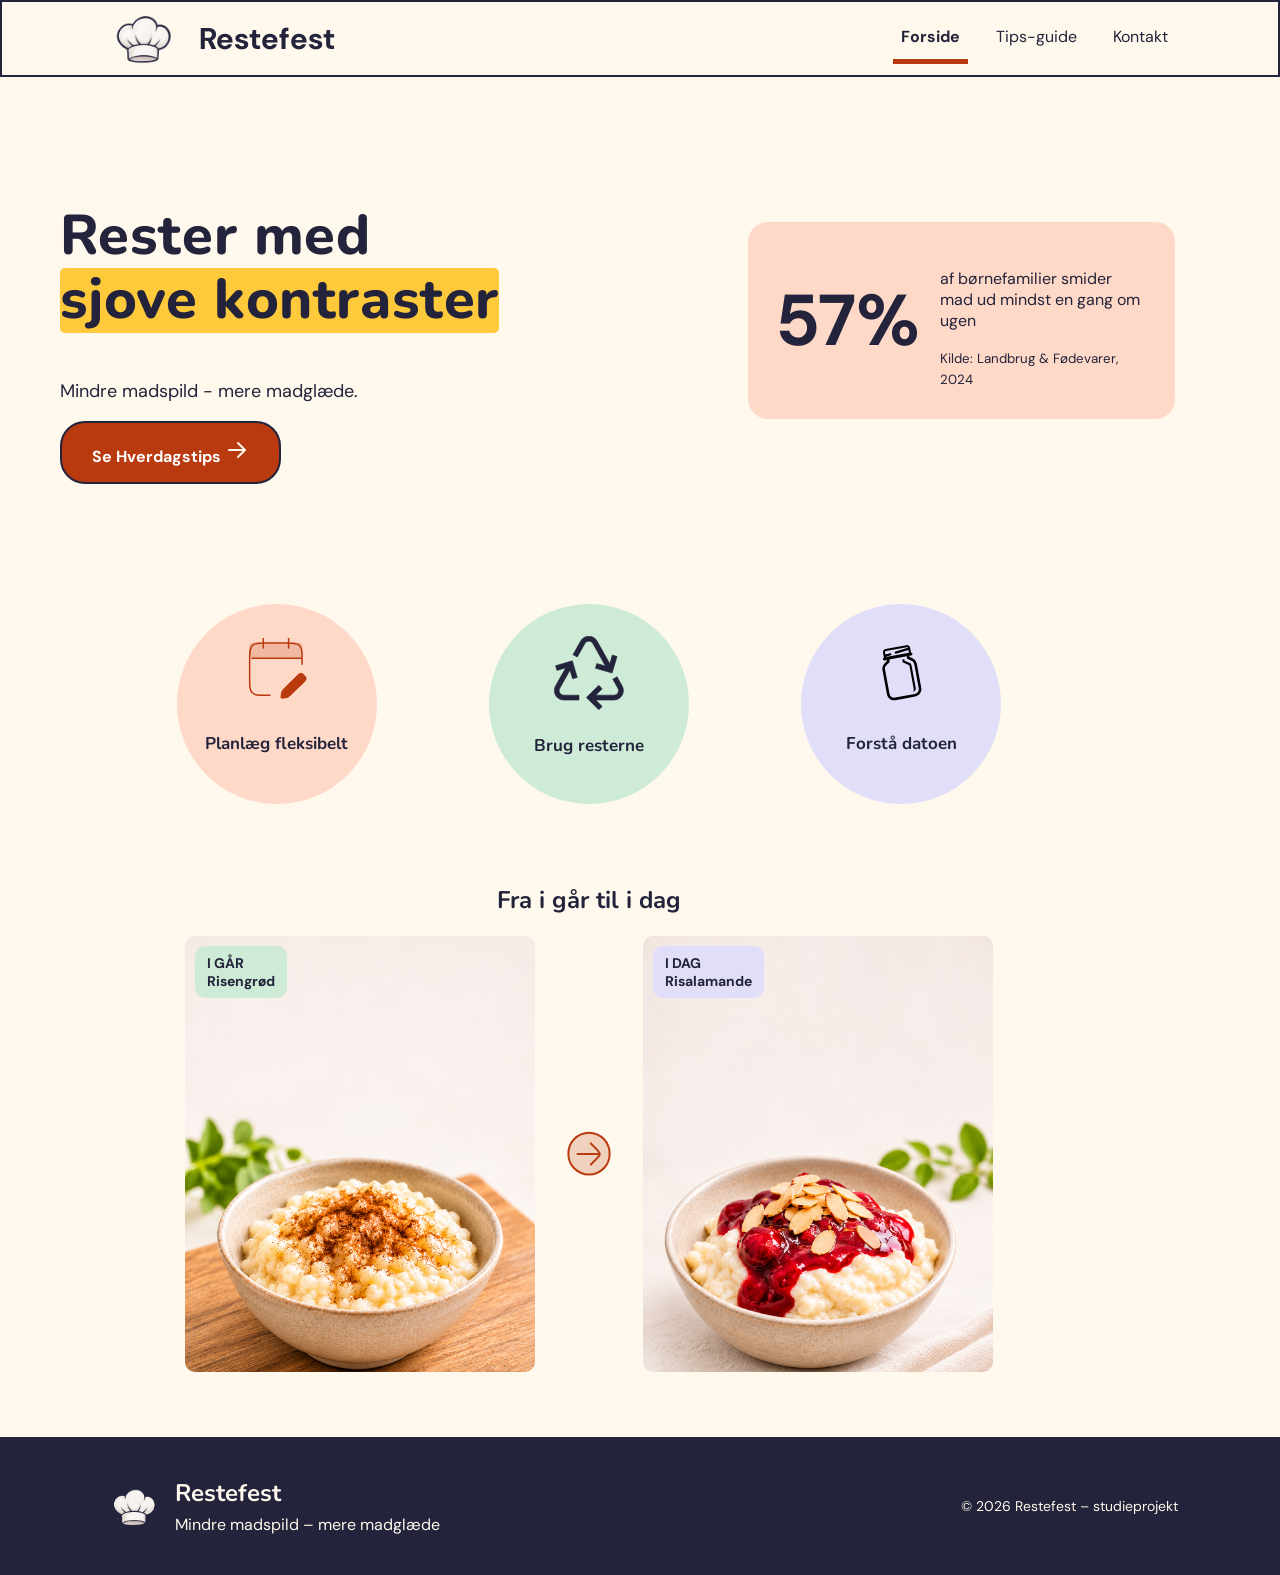
<file: index.html>
<!DOCTYPE html>
<html lang="da">

<head>
    <meta charset="UTF-8">
    <meta name="viewport" content="width=device-width, initial-scale=1.0">
    <title>Forside | Restefest</title>

    <link rel="preconnect" href="https://fonts.googleapis.com">
    <link rel="preconnect" href="https://fonts.gstatic.com">
    <link rel="stylesheet"
        href="https://fonts.googleapis.com/css2?family=DM+Sans:wght@400;500;700&family=Nunito:wght@400;700;800&display=swap"
        rel="stylesheet">

    <link rel="stylesheet" href="css/forside.css">


</head>

<body>
    <a href="#hovedindhold" class="skip-link">Gå til indholdet</a>
    <header>
        <p class="logo">
            <a href="index.html">
                <img src="images/logo.png" alt="">
                Restefest
            </a>
        </p>
        <nav>
            <a href="index.html" class="aktiv" aria-current="page">Forside</a>
            <a href="tips.html">Tips-guide</a>
            <a href="kontakt.html">Kontakt</a>
        </nav>
        <details class="mobilmenu">
            <summary>
                <span class="menuikon" aria-hidden="true">☰</span>
                Menu
            </summary>
            <div class="mobilmenu-links">
                <a href="index.html" aria-current="page">Forside</a>
                <a href="tips.html">Tips-guide</a>
                <a href="kontakt.html">Kontakt</a>
            </div>
        </details>
    </header>

    <main id="hovedindhold" class="forside-main">
        <div class="hero">
            <section class="section1">
                <h1 class="forsideoverskrift">
                    Rester med<br>
                    <span class="highlight">sjove kontraster</span>
                </h1>
                <p class="forsidetekst">Mindre madspild - mere madglæde.</p>
                <a class="hero_button" href="tips.html">
                    Se Hverdagstips
                    <img src="images/akar-icons_arrow-right.svg" alt="" aria-hidden="true">
                </a>
            </section>
        </div>


        <section class="hverdagstips">
            <div class="tips-container">

                <div class="tip planlaeg">
                    <img src="images/planlaeg.svg.svg" alt="">
                    <h2>Planlæg fleksibelt</h2>
                </div>

                <div class="tip rester">
                    <img src="images/rester.svg.svg" alt="">
                    <h2>Brug resterne</h2>
                </div>

                <div class="tip dato">
                    <img src="images/dato.svg.svg" alt="">
                    <h2>Forstå datoen</h2>
                </div>


            </div>
        </section>
        <section class="fra-igaar">
            <h2>Fra i går til i dag</h2>

            <div class="mad-container">
                <div class="mad-kort">
                    <span class="mad-label igaar">I GÅR<br>Risengrød</span>
                    <img src="images/risengroed.png" alt="En portion risengrød">
                </div>

                <div class="mad-pil" aria-hidden="true">
                    <img src="images/pilring.svg" alt="">
                </div>

                <div class="mad-kort">
                    <span class="mad-label idag">I DAG<br>Risalamande</span>
                    <img src="images/risalamande.png" alt="En portion risalamande">
                </div>
            </div>
        </section>

        <div class="statistisk">
            <div class="statistisk-indhold">
                <p class="statistisk-tal">57%</p>
                <div class="statistisk-tekst">
                    <p>af børnefamilier smider mad ud mindst en gang om ugen</p>
                    <small>Kilde: Landbrug & Fødevarer, 2024</small>
                </div>
            </div>
        </div>

    </main>
    <footer>
        <div class="footer-indhold">
            <div class="footer-brand">
                <img src="images/logo.png" alt="">
                <div>
                    <h2>Restefest</h2>
                    <p>Mindre madspild – mere madglæde</p>
                </div>
            </div>
            <p class="copyright">© 2026 Restefest – studieprojekt</p>
        </div>
    </footer>
</body>

</html>
</file>
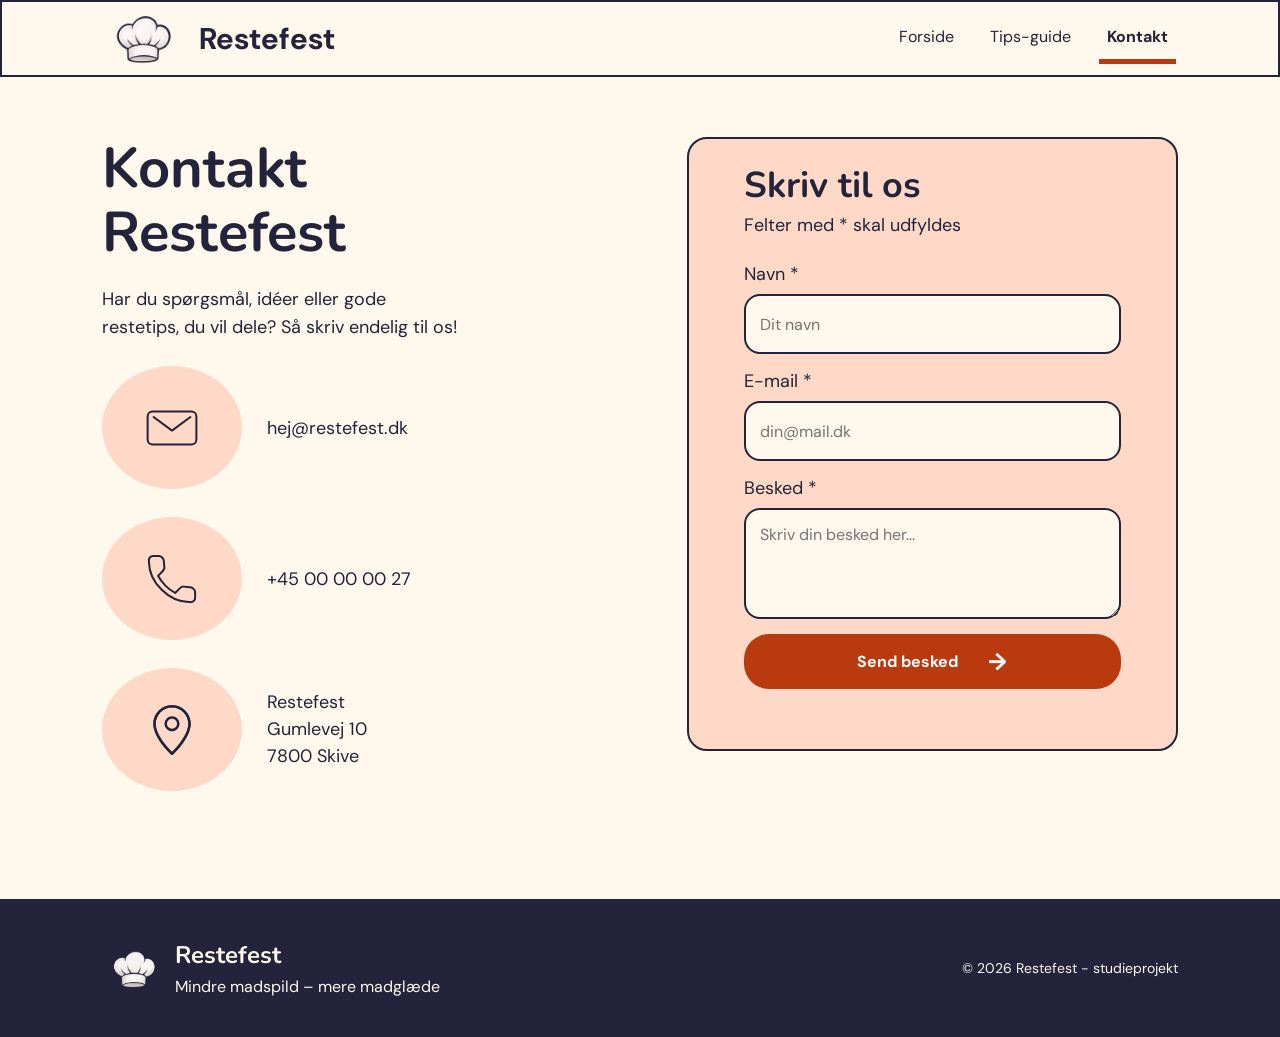
<file: kontakt.html>
<!DOCTYPE html>
<html lang="da">

<head>
    <meta charset="UTF-8">
    <meta name="viewport" content="width=device-width, initial-scale=1.0">
    <title>Kontakt | Restefest</title>

    <link rel="preconnect" href="https://fonts.googleapis.com">
    <link rel="preconnect" href="https://fonts.gstatic.com" crossorigin>
    <link
        href="https://fonts.googleapis.com/css2?family=DM+Sans:wght@400;500;700&family=Nunito:wght@400;700;800&display=swap"
        rel="stylesheet">

    <link rel="stylesheet" href="css/forside.css">
    <link rel="stylesheet" href="css/kontakt.css">
</head>

<body>

    <header>
        <p class="logo">
            <a href="index.html">
                <img src="images/logo.png" alt="">
                Restefest
            </a>
        </p>

        <nav>
            <a href="index.html">Forside</a>
            <a href="tips.html">Tips-guide</a>
            <a href="kontakt.html" class="aktiv" aria-current="page">Kontakt</a>
        </nav>
        <details class="mobilmenu">
            <summary>
                <span class="menuikon">☰</span>
                Menu
            </summary>
            <div class="mobilmenu-links">
                <a href="index.html">Forside</a>
                <a href="tips.html">Tips-guide</a>
                <a href="kontakt.html" aria-current="page">Kontakt</a>
            </div>
        </details>
    </header>

    <main class="kontakt-side">

        <section class="kontakt-info">
            <h1>Kontakt<br>Restefest</h1>
            <img src="images/mail.svg" alt="" class="kontakt-mail-ikon">

            <p class="kontakt-intro">
                Har du spørgsmål, idéer eller gode<br>
                restetips, du vil dele? Så skriv endelig til os!
            </p>

            <div class="kontakt-detalje">
                <div class="kontakt-ikon" aria-hidden="true">
                    <img src="images/mail.svg" alt="">
                </div>
                <a href="mailto:hej@restefest.dk">hej@restefest.dk</a>
            </div>

            <div class="kontakt-detalje">
                <div class="kontakt-ikon" aria-hidden="true">
                    <img src="images/telefon.svg" alt="">
                </div>
                <a href="tel:+4500000027">+45 00 00 00 27</a>
            </div>

            <div class="kontakt-detalje">
                <div class="kontakt-ikon" aria-hidden="true">
                    <img src="images/pin.svg" alt="">
                </div>
                <p>Restefest<br>Gumlevej 10<br>7800 Skive</p>
            </div>
        </section>

        <section class="kontakt-formular">
            <h2>Skriv til os</h2>
            <p>Felter med * skal udfyldes</p>

            <form id="kontaktformular">
                <label for="navn">Navn *</label>
                <input type="text" id="navn" name="navn" placeholder="Dit navn" autocomplete="name" required>

                <label for="email">E-mail *</label>
                <input type="email" id="email" name="email" placeholder="din@mail.dk" autocomplete="email" required>

                <label for="besked">Besked *</label>
                <textarea id="besked" name="besked" placeholder="Skriv din besked her..." rows="4" required></textarea>

                <button type="submit">Send besked <span aria-hidden="true">→</span></button>
            </form>

            <p id="formular-status" role="status" aria-live="polite"></p>
        </section>

    </main>

    <footer>
        <div class="footer-indhold">
            <div class="footer-brand">
                <img src="images/logo.png" alt="">
                <div>
                    <h2>Restefest</h2>
                    <p>Mindre madspild – mere madglæde</p>
                </div>
            </div>
            <p class="copyright">© 2026 Restefest - studieprojekt</p>
        </div>
    </footer>

    <script>
        document.getElementById("kontaktformular").addEventListener("submit", function (event) {
            event.preventDefault();
            document.getElementById("formular-status").textContent =
                "Dette er en demonstrationsformular. Beskeden er ikke sendt.";
        });
    </script>

</body>

</html>
</file>
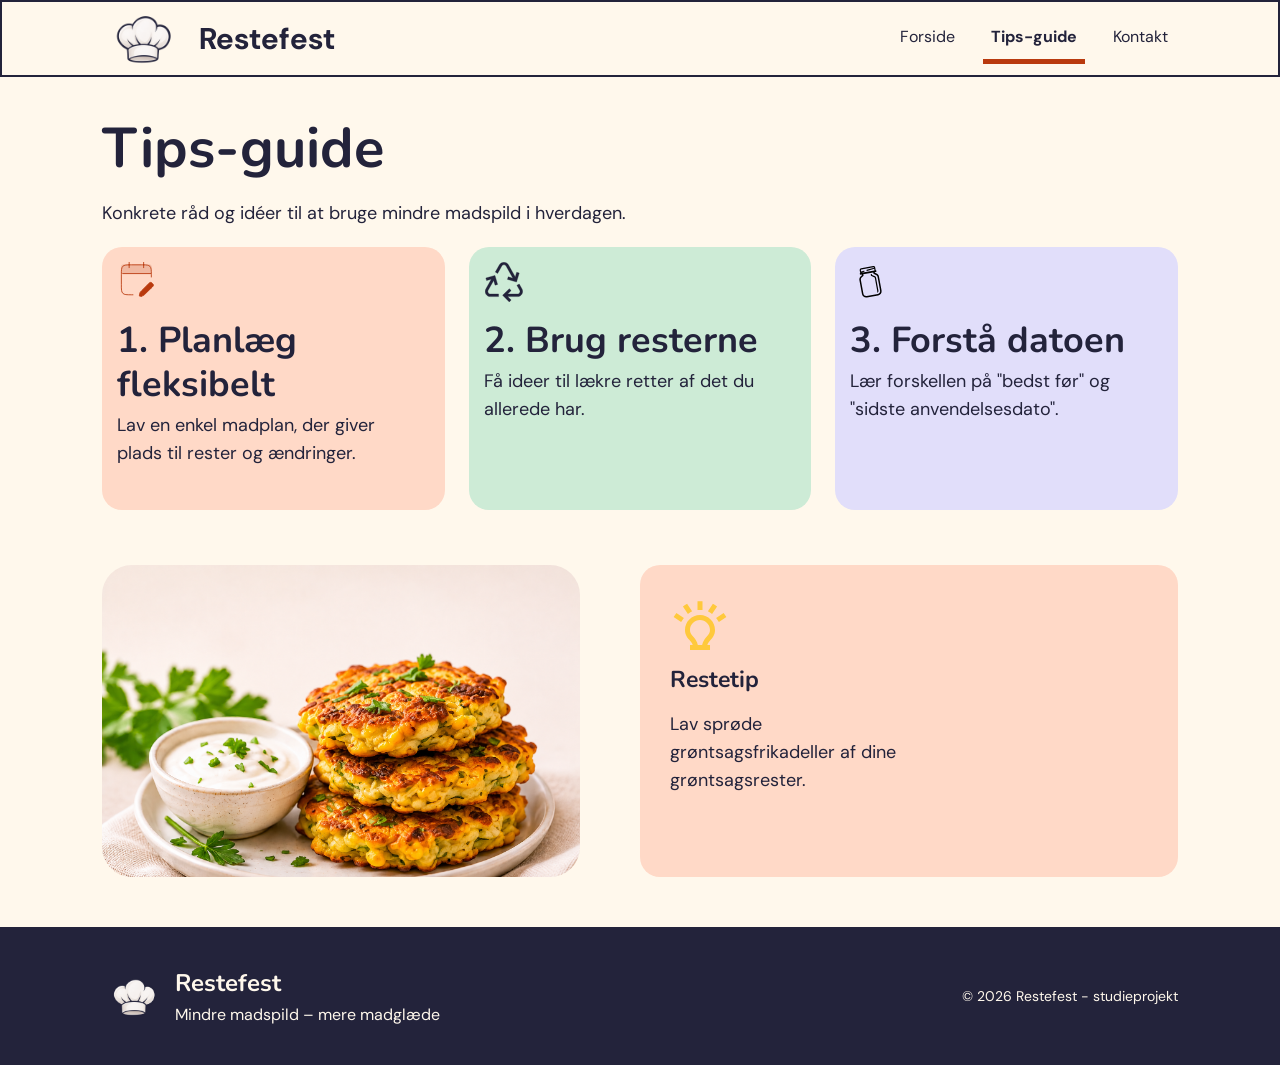
<file: tips.html>
<!DOCTYPE html>
<html lang="da">

<head>
    <meta charset="UTF-8">
    <meta name="viewport" content="width=device-width, initial-scale=1.0">
    <title>Tips-guide | Restefest</title>

    <!-- Skrifttyper -->
    <link rel="preconnect" href="https://fonts.googleapis.com">
    <link rel="preconnect" href="https://fonts.gstatic.com" crossorigin>
    <link
        href="https://fonts.googleapis.com/css2?family=DM+Sans:wght@400;500;700&family=Nunito:wght@400;700;800&display=swap"
        rel="stylesheet">

    <!-- CSS -->
    <link rel="stylesheet" href="css/forside.css">
    <link rel="stylesheet" href="css/tips.css">
</head>

<body>

    <header>
        <p class="logo">
            <a href="index.html">
                <img src="images/logo.png" alt="">
                Restefest
            </a>
        </p>

        <nav>
            <a href="index.html">Forside</a>
            <a href="tips.html" class="aktiv">Tips-guide</a>
            <a href="kontakt.html">Kontakt</a>
        </nav>
        <details class="mobilmenu">
            <summary>
                <span class="menuikon">☰</span>
                Menu
            </summary>
            <div class="mobilmenu-links">
                <a href="index.html">Forside</a>
                <a href="tips.html">Tips-guide</a>
                <a href="kontakt.html">Kontakt</a>
            </div>
        </details>
    </header>

    <main>
        <section class="tips-guide">
            <h1>Tips-guide</h1>
            <p class="tips-intro">
                Konkrete råd og idéer til at bruge mindre madspild i hverdagen.
            </p>

            <div class="guide-container">

                <article class="guide-kort planlaeg-kort">
                    <img src="images/planlaeg.svg.svg" alt="">
                    <h2>1. Planlæg fleksibelt</h2>
                    <p>Lav en enkel madplan, der giver plads til rester og ændringer.</p>
                </article>

                <article class="guide-kort rester-kort">
                    <img src="images/rester.svg.svg" alt="">
                    <h2>2. Brug resterne</h2>
                    <p>Få ideer til lækre retter af det du allerede har.</p>
                </article>

                <article class="guide-kort dato-kort">
                    <img src="images/dato.svg.svg" alt="">
                    <h2>3. Forstå datoen</h2>
                    <p>Lær forskellen på "bedst før" og "sidste anvendelsesdato".</p>
                </article>

            </div>
        </section>

        <section class="restetip-sektion">
            <div class="restetip-billede">
                <img src="images/grøntsagsfritter.png" alt="Sprøde grøntsagsfrikadeller serveret med dip">
            </div>

            <article class="restetip-kort">
                <img src="images/paere.svg" class="paere-ikon" alt="">
                <h2>Restetip</h2>
                <p>Lav sprøde grøntsagsfrikadeller af dine grøntsagsrester.</p>
            </article>
        </section>

    </main>

    <footer>
        <div class="footer-indhold">
            <div class="footer-brand">
                <img src="images/logo.png" alt="">
                <div>
                    <h2>Restefest</h2>
                    <p>Mindre madspild – mere madglæde</p>
                </div>
            </div>

            <p class="copyright">© 2026 Restefest - studieprojekt</p>
        </div>
    </footer>

</body>

</html>
</file>
<file: css/forside.css>
* {
    box-sizing: border-box;
}

body {
    font-family: 'dm sans', sans-serif;
    background-color: #FFF8EC;
    color: #23233B;
    margin: 0;
    display: flex;
    flex-direction: column;
    min-height: 100vh;
}

main {
    flex: 1;
}

.forside-main {
    display: grid;
    grid-template-columns: 1fr 430px;
    align-content: start;
    padding-right: 8%;
}

.forside-main>.hero {
    grid-column: 1;
    grid-row: 1;
}

.forside-main>.statistisk {
    grid-column: 2;
    grid-row: 1;
}

.forside-main>.hverdagstips {
    grid-column: 1 / -1;
    grid-row: 2;
}

.forside-main>.fra-igaar {
    grid-column: 1 / -1;
    grid-row: 3;
}

h1,
h2,
h3 {
    font-family: 'nunito', sans-serif;
}


header {
    background-color: #FFF8EC;
    border: 2px solid #23233B;
    padding: 10px 8%;
    display: flex;
    align-items: center;
    justify-content: space-between;
}


nav {
    display: flex;
    justify-content: right;
    gap: 20px;
}

nav a {
    color: #23233B;
    text-decoration: none;
    font-size: 16px;
    padding: 12px 8px;
}

nav a.aktiv {
    font-weight: bold;
    border-bottom: 5px solid #b93a0e;
}

nav a:hover {
    color: #b93a0e;
}

.hero {
    display: flex;
    align-content: center;
    justify-content: space-between;
    padding: 60px 8%;
    width: 100%;
}

.section1 {
    padding: 20px 0;
}

.forsideoverskrift {
    font-size: 56px;
    font-weight: 800;
    color: #23233B;
    line-height: 1.15;
    letter-spacing: 0.01em;
}

.highlight {
    background-color: #FFC93C;
    border-radius: 5px;
    display: inline-block;
}

.forsidetekst {
    font-size: 18px;
    color: #23233B;
}

.hero_button {
    display: inline-block;
    background-color: #b93a0e;
    color: white;
    text-decoration: none;
    padding: 15px 30px;
    border-radius: 25px;
    font-weight: bold;
    border: 2px solid #23233B;
}

.statistisk {
    background-color: #ffd9c7;
    border-radius: 20px;
    padding: 30px;
    width: 427px;
    flex-shrink: 0;
    align-self: center;
}

.statistisk-indhold {
    display: flex;
    align-items: center;
    gap: 20px;
}

.statistisk-tal {
    font-size: 72px;
    line-height: 80px;
    font-weight: bold;
    color: #23233B;
    margin: 0;
}

.statistisk-tekst {
    font-size: 16px;
    color: #23233B;
}

.logo {
    margin: 0;
}

.logo img {
    width: 80px;
    height: auto;
}

.logo a {
    color: #23233B;
    text-decoration: none;
    font-size: 30px;
    font-weight: bold;
    display: flex;
    align-items: center;
    gap: 15px;
}

.tips-container {
    display: flex;
    justify-content: space-evenly;
    gap: 30px;
}

.tip {
    width: 200px;
    height: 200px;
    border-radius: 50%;
    background-color: #cdebd6;
    display: flex;
    align-items: center;
    justify-content: center;
    text-align: center;
    flex-direction: column;
    gap: 10px;
    padding: 15px;
}

.tip h2 {
 font-size: 17px;
line-height: 24px;   
}

.tip img {
    width: 70px;
    height: auto;
}

.planlaeg {
    background-color: #FFD9C7;
}

.rester {
    background-color: #cdebd6;
}

.dato {
    background-color: #e1defa;
}

.hverdagstips {
    padding: 40px 8%;
    display: block;
    width: 100%;
}

.fra-igaar {
    padding: 20px 8% 60px;
    text-align: center;
}

.mad-container {
    display: flex;
    align-items: center;
    justify-content: center;
    gap: 30px;
}

.mad-kort {
    width: 350px;
}

.mad-kort img {
    width: 100%;
    height: auto;
    aspect-ratio: 150 / 187;
    object-fit: cover;
    border-radius: 10px;
}

.mad-pil img {
    width: 48px;
    height: auto;
}

footer {
    background-color: #23233B;
    color: #FFF8EC;
    padding: 40px 8%;
}

.footer-indhold {
    display: flex;
    align-items: center;
    justify-content: space-between;
}

.footer-brand {
    display: flex;
    align-items: center;
    gap: 8px;
}

.footer-brand img {
    width: 65px;
    height: auto;
}

.footer-brand h2 {
    margin: 0;
}

.footer-brand p {
    margin: 5px 0 0;
}

.copyright {
    font-size: 14px;
}

.mobilmenu {
    display: none;
}

@media (max-width: 768px) {
    .hero {
        display: flex;
        flex-direction: column;
        align-items: stretch;
        padding: 30px 8%;
    }

    .forside-main {
        grid-template-columns: 1fr;
        padding-right: 0%;
    }

    .forside-main>.hero,
    .forside-main>.hverdagstips,
    .forside-main>.fra-igaar,
    .forside-main>.statistisk {
        grid-column: 1;
        grid-row: auto;
    }

    .forsideoverskrift {
        font-size: 34px;
        line-height: 1.2;
    }

    .tip {
        width: 96px;
        height: 96px;
        padding: 8px;
        gap: 4px;
    }

    .tip img {
        width: 30px;
    }

    .tip h2 {
        font-size: 14px;
        margin: 0;
    }

    header nav {
        display: none;
    }

    .mobilmenu {
        display: block;
    }

    .mobilmenu summary {
        display: flex;
        align-items: center;
        gap: 6px;
        padding: 8px;
        border: 2px solid #23233B;
        border-radius: 8px;
        cursor: pointer;
        list-style: none;
        font-size: 16px;
        min-height: 48px;
    }

    .mobilmenu summary::-webkit-details-marker {
        display: none;
    }

    .mobilmenu summary::marker {
        content: "";
    }

    .section1 {
        padding: 0;
    }

    .statistisk {
        margin: 20px 5% 30px;
        width: 90%;
    }

    footer {
        padding: 6px 8%;
    }

    .footer-indhold {
        display: flex;
        flex-direction: column;
        align-items: flex-start;
        gap: 0px;
    }

    .copyright {
        font-size: 14px;
    }

    .mobilmenu {
        position: relative;
    }

    .mobilmenu-links {
        position: absolute;
        top: 100%;
        right: 0;
        z-index: 10;
        min-width: 150px;
        background-color: #FFF8EC;
        border: 2px solid #23233B;
        border-radius: 8px;
        padding: 12px;
        display: flex;
        flex-direction: column;
        gap: 12px;
    }

    .mobilmenu:not([open]) .mobilmenu-links {
        display: none;
    }

    .mobilmenu-links a {
        color: #23233B;
        text-decoration: none;
    }
}

.mad-kort {
    position: relative;
}

.mad-label {
    position: absolute;
    top: 10px;
    left: 10px;
    padding: 8px 12px;
    border-radius: 10px;
    font-size: 14px;
    font-weight: 700;
    text-align: left;
    color: #23233B;
}

.igaar {
    background-color: #CDEBD6;
}

.idag {
    background-color: #E1DEFA;
}

@media (max-width: 430px) {

    .statistisk {
        width: 90%;
        min-width: 0;
    }

    header {
        padding: 10px 4%;
        gap: 8px;
    }

    .logo a {
        font-size: 18px;
        gap: 6px;
    }

    .logo img {
        width: 35px;
    }

    .hero_button {
        display: flex;
        align-items: center;
        justify-content: center;
        width: 100%;
        box-sizing: border-box;
        height: 39px;
        padding: 0 15px;
        position: relative;
    }

    .hero_button img {
        position: absolute;
        right: 15px;
        width: 24px;
        height: 24px;
    }

    .statistisk-tal {
        font-size: 48px;
    }

    .statistisk-tekst {
        width: 100%;
        overflow-wrap: anywhere;
        text-align: center;
    }

    .tips-container {
        flex-wrap: wrap;
        justify-content: center;
        gap: 15px;
    }

    .mad-container {
        flex-wrap: nowrap;
        gap: 8px;
    }

    .mad-kort {
        width: 40%;
        min-width: 0;
        max-width: 100%;
    }

    .mad-pil img {
        width: 36px;
    }

    .footer-brand img {
        width: 31.5px;
        height: auto;
    }

    .footer-brand h2 {
        font-family: "Nunito", sans-serif;
        font-size: 16px;
        font-weight: 800;
        line-height: 18px;
    }

    .footer-brand p {
        font-size: 14px;
        line-height: 20px;
        margin: 0;
    }
}

@media (max-width: 768px) {

    .statistisk .statistisk-indhold {
        display: flex;
        flex-direction: row;
        align-items: center;
        gap: 10px;
    }
}

.skip-link {
    position: absolute;
    top: -100px;
    left: 10px;
    background-color: #FFF8EC;
    color: #23233B;
    padding: 12px;
    z-index: 100;
}

.skip-link:focus {
    top: 10px;
}

a:focus-visible,
summary:focus-visible {
    outline: 3px solid #23233B;
    outline-offset: 3px;
}
</file>
<file: css/kontakt.css>
.kontakt-side {
    display: flex;
    flex: 0 1 auto;
    justify-content: space-between;
    align-items: flex-start;
    gap: 70px;
    padding: 60px 8% 80px;
    color: #23233B;
}

.kontakt-info {
    flex: 1;
    position: relative;
}

.kontakt-mail-ikon {
    display: none;
}

.kontakt-info h1 {
    font-size: 56px;
    line-height: 64px;
    margin: 0 0 20px;
}

.kontakt-intro {
    font-size: 18px;
    line-height: 28px;
    margin-bottom: 25px;
}

.kontakt-detalje {
    display: flex;
    align-items: center;
    gap: 25px;
    margin-bottom: 28px;
    font-size: 18px;
    line-height: 24px;
}

.kontakt-ikon {
    width: 140px;
    height: 123px;
    flex-shrink: 0;
    border-radius: 50%;
    background-color: #FFD9C7;
    display: flex;
    align-items: center;
    justify-content: center;
    font-size: 42px;
}

.kontakt-ikon img {
    width: 60px;
    height: 60px;
    object-fit: contain;
}

.kontakt-detalje a {
    color: #23233B;
    text-decoration: none;
}

.kontakt-detalje a:hover {
    text-decoration: underline;
}

.kontakt-detalje p {
    line-height: 1.5;
}

.kontakt-formular {
    width: 491px;
    flex-shrink: 0;
    background-color: #FFD9C7;
    border: 2px solid #23233B;
    border-radius: 20px;
    padding: 25px 55px 35px;
}

.kontakt-formular h2 {
    font-size: 36px;
    line-height: 44px;
    margin: 0 0 5px;
}

.kontakt-formular>p {
    font-size: 18px;
    line-height: 24px;
    margin: 0 0 25px;
}

.kontakt-formular form {
    display: flex;
    flex-direction: column;
}

.kontakt-formular label {
    margin-bottom: 8px;
    font-size: 18px;
    line-height: 24px;
}

.kontakt-formular input,
.kontakt-formular textarea {
    width: 100%;
    padding: 14px;
    margin-bottom: 15px;
    border: 2px solid #23233B;
    border-radius: 16px;
    background-color: #FFF8EC;
    color: #23233B;
    font: inherit;
}

@media (min-width: 769px) {
    .kontakt-formular input {
        height: 60px;
    }

    .kontakt-formular textarea {
        height: 111px;
    }
}

.kontakt-formular textarea {
    resize: vertical;
}

.kontakt-formular button {
    background-color: #B93A0E;
    color: white;
    border: none;
    border-radius: 25px;
    padding: 12px 20px;
    font: inherit;
    font-weight: bold;
    cursor: pointer;
    display: flex;
    align-items: center;
    justify-content: center;
    gap: 30px;
}

.kontakt-formular button span {
    font-size: 24px;
}

.kontakt-formular button:hover {
    background-color: #922E0B;
}

.kontakt-formular input:focus-visible,
.kontakt-formular textarea:focus-visible,
.kontakt-formular button:focus-visible {
    outline: 3px solid #23233B;
    outline-offset: 3px;
}

#formular-status {
    margin-top: 15px;
    line-height: 1.5;
}

@media (max-width: 768px) {

    .kontakt-side {
        flex-direction: column;
        gap: 15px;
        padding: 35px 8%;
    }

    .kontakt-info {
        width: 100%;
    }

    .kontakt-info h1 {
        font-size: 34px;
        line-height: 41px;
    }

    .kontakt-mail-ikon {
        position: absolute;
        top: 0;
        right: 0;
        width: 75px;
        height: 75px;
        transform: rotate(-33deg);
        display: block;
    }

    .kontakt-formular {
        width: 100%;
        padding: 20px 20px 15px;
    }

    .kontakt-info {
        display: grid;
        grid-template-columns: repeat(3, minmax(0, 1fr));
        column-gap: 10px;
    }

    .kontakt-info h1,
    .kontakt-intro {
        grid-column: 1 / -1;
    }

    .kontakt-detalje {
        display: flex;
        flex-direction: column;
        align-items: center;
        gap: 10px;
        margin-bottom: 0;
        text-align: center;
        min-width: 0;
    }

    .kontakt-ikon img {
        width: 40px;
        height: 40px;
        object-fit: contain;
    }

    .kontakt-ikon {
        width: 75px;
        height: 75px;
        font-size: 30px;
    }

    .kontakt-detalje a,
    .kontakt-detalje p {
        font-size: 12px;
        overflow-wrap: anywhere;
        margin: 0;
    }
}
</file>
<file: css/tips.css>
.tips-guide {
    padding: 40px 8%;
}

.tips-guide h1 {
    font-size: 56px;
    line-height: 64px;
    color: #23233B;
    margin: 0 0 5px;
}

.tips-intro {
    font-size: 18px;
    line-height: 28px;
    color: #23233B;
    margin-bottom: 20px;
}

.guide-container {
    display: flex;
    gap: 24px;
}

.guide-kort {
    flex: 1;
    min-width: 0;
    min-height: 246px;
    padding: 15px;
    border-radius: 20px;
    position: relative;
    color: #23233B;
}

.guide-kort img {
    width: 40px;
    height: 40px;
    object-fit: contain;
}

.guide-kort h2 {
    font-size: 36px;
    line-height: 44px;
    margin: 12px 0 4px;
}

.guide-kort p {
    font-size: 18px;
    line-height: 28px;
    max-width: 270px;
    margin: 0 0 28px;
}

.planlaeg-kort {
    background-color: #FFD9C7;
}

.rester-kort {
    background-color: #CDEBD6;
}

.dato-kort {
    background-color: #E1DEFA;
}

.restetip-sektion {
    display: flex;
    align-items: stretch;
    gap: 60px;
    padding: 15px 8% 50px;
}

.restetip-billede,
.restetip-kort {
    flex: 1;
    min-width: 0;
}

.restetip-billede img {
    display: block;
    width: 100%;
    height: 312px;
    object-fit: cover;
    border-radius: 30px;
}

.restetip-kort {
    background-color: #FFD9C7;
    border-radius: 20px;
    padding: 30px;
    position: relative;
    min-height: 312px;
    color: #23233B;
}

.paere-ikon {
    display: block;
    width: 60px;
    font-size: 36px;
    height: 60px;
    object-fit: contain;
    margin-bottom: 12px;
}

.restetip-kort h2 {
    font-size: 23px;
    line-height: 25px;
    margin: 0 0 15px;
}

.restetip-kort p {
    font-size: 18px;
    line-height: 28px;
    max-width: 260px;
}

.mobilmenu {
    display: none;
}

@media (max-width: 768px) {

    .guide-container {
        display: flex;
        flex-direction: column;
        gap: 16px;
    }

    .restetip-sektion {
        flex-direction: column;
        gap: 12px;
    }

    .restetip-kort {
        display: grid;
        grid-template-columns: 40px 1fr;
        column-gap: 20px;
        align-items: center;
        row-gap: 0;
        padding: 15px;
        min-height: 0;
    }

    .restetip-kort .paere-ikon {
        grid-column: 1;
        grid-row: 1 / 3;
        margin-bottom: 0;
        width: 40px;
    }

    .restetip-kort h2 {
        grid-column: 2;
        grid-row: 1;
        margin: 0;
    }

    .restetip-kort p {
        grid-column: 2;
        grid-row: 2;
        margin: 0;
    }

    .restetip-billede img {
        width: 100%;
        height: 156px;
        object-fit: cover;
        display: block;
    }

    .guide-kort {
        display: grid;
        grid-template-columns: 45px minmax(0, 1fr);
        column-gap: 12px;
        padding: 15px;
        height: 100px;
        min-height: 0;
    }

    .guide-kort img {
        grid-column: 1;
        grid-row: 1 / 3;
        width: 40px;
    }

    .guide-kort h2 {
        grid-column: 2;
        grid-row: 1;
        font-size: 20px;
        line-height: 24px;
        margin: 0;
    }

    .guide-kort p {
        grid-column: 2;
        grid-row: 2;
        margin: 0;
        font-size: 14px;
        line-height: 20px;
    }

    header nav {
        display: none;
    }

    .mobilmenu {
        display: block;
        position: relative;
    }

    .mobilmenu summary {
        display: flex;
        align-items: center;
        gap: 6px;
        padding: 8px;
        border: 2px solid #23233B;
        border-radius: 8px;
        cursor: pointer;
        list-style: none;
        font-size: 12px;
    }

    .mobilmenu summary::-webkit-details-marker {
        display: none;
    }

    .mobilmenu summary::marker {
        content: "";
    }

    .mobilmenu-links {
        position: absolute;
        top: 100%;
        right: 0;
        z-index: 10;
        min-width: 150px;
        background-color: #FFF8EC;
        border: 2px solid #23233B;
        border-radius: 8px;
        padding: 12px;
        display: flex;
        flex-direction: column;
        gap: 12px;
    }

    .mobilmenu-links a {
        color: #23233B;
        text-decoration: none;
    }
}
</file>
